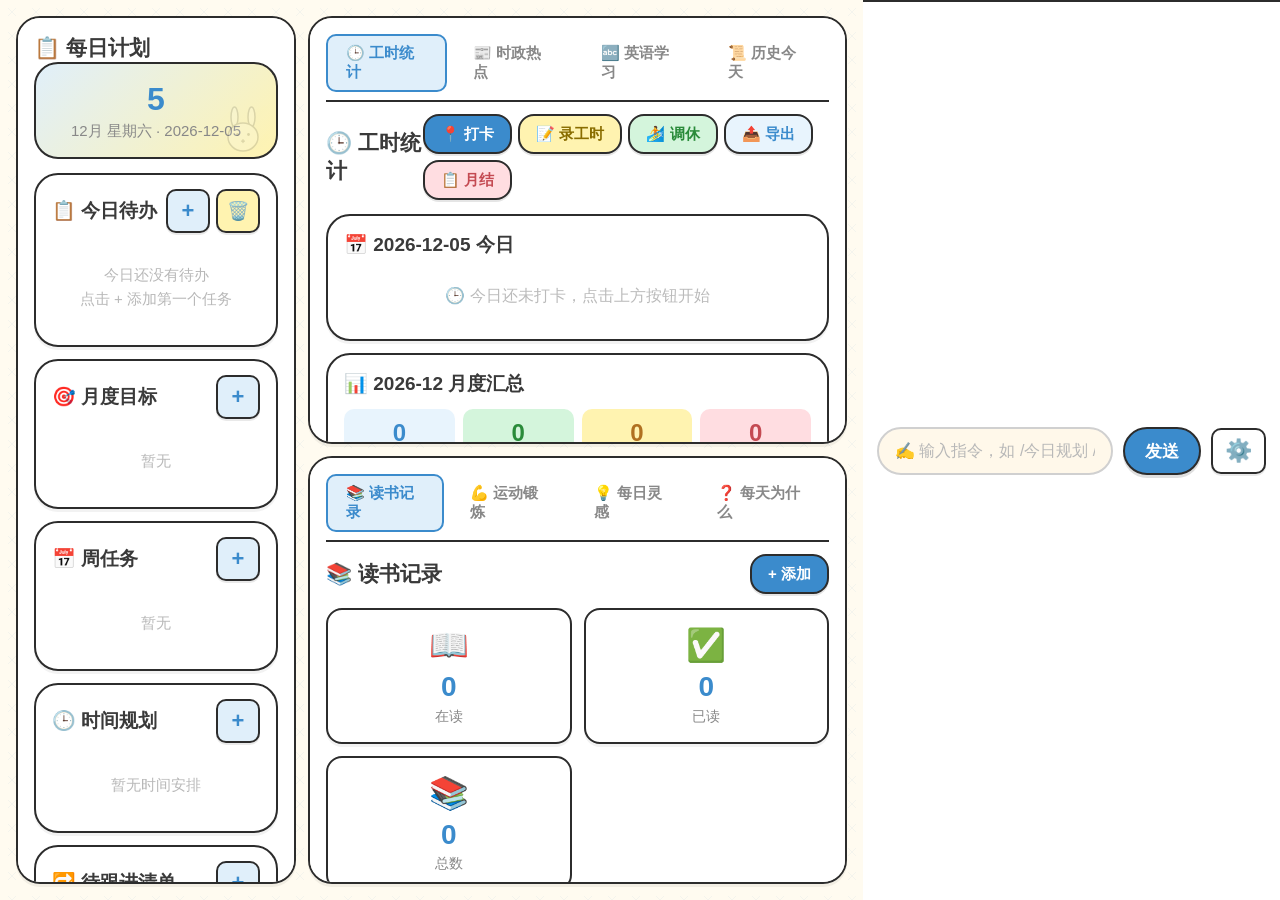
<file: index.html>
<!DOCTYPE html>
<html lang="zh-CN">
<head>
  <meta charset="UTF-8">
  <meta name="viewport" content="width=device-width, initial-scale=1.0, maximum-scale=1.0, user-scalable=no, viewport-fit=cover">
  <meta name="apple-mobile-web-app-capable" content="yes">
  <meta name="apple-mobile-web-app-status-bar-style" content="default">
  <meta name="apple-mobile-web-app-title" content="效率工作台">
  <meta name="theme-color" content="#3B8BCC">
  <link rel="manifest" href="./manifest.json">
  <link rel="icon" href="data:image/svg+xml,%3Csvg xmlns='http://www.w3.org/2000/svg' viewBox='0 0 100 110'%3E%3Cpath d='M30 8 Q28 4 35 4 Q42 6 42 52 L36 52 Q34 12 30 8 Z' fill='white' stroke='%232C2C2C' stroke-width='3' stroke-linejoin='round'/%3E%3Cpath d='M70 8 Q72 4 65 4 Q58 6 58 52 L64 52 Q66 12 70 8 Z' fill='white' stroke='%232C2C2C' stroke-width='3' stroke-linejoin='round'/%3E%3Cellipse cx='50' cy='72' rx='32' ry='30' fill='white' stroke='%232C2C2C' stroke-width='3'/%3E%3Ccircle cx='38' cy='68' r='3' fill='%232C2C2C'/%3E%3Ccircle cx='62' cy='68' r='3' fill='%232C2C2C'/%3E%3Cpath d='M44 84 L56 84 M50 78 L50 90' stroke='%232C2C2C' stroke-width='3' stroke-linecap='round'/%3E%3C/svg%3E">
  <title>个人效率工作台</title>
  <link rel="stylesheet" href="./css/styles.css?v=16">
</head>
<body>
  <div id="app">
    <nav id="tabBar" class="tab-bar">
      <div class="tab-logo"></div>
      <div class="tab-scroll" id="tabScroll"></div>
    </nav>
    <div id="alertBar" class="alert-bar" style="display:none;">
      <span id="alertText"></span>
      <button class="alert-close" onclick="App.hideAlert()">知道了</button>
    </div>
    <main id="mainContent" class="main-content"></main>
    <div id="quickBar" class="quick-bar">
      <input type="text" id="quickInput" class="quick-input" placeholder="✍️ 输入指令，如 /今日规划 /打卡 /历史上的今天 /刷新历史事件 /每天为什么..." autocomplete="off">
      <button id="quickSend" class="quick-send" onclick="App.handleQuickCommand()">发送</button>
      <button class="quick-settings" onclick="App.showSettingsModal()">⚙️</button>
    </div>
  </div>
  <div id="modalContainer" class="modal-container" style="display:none;">
    <div class="modal-mask" onclick="App.closeModal()"></div>
    <div id="modalContent" class="modal-content"></div>
  </div>
  <script src="./js/storage.js?v=12"></script>
  <script src="./js/today-in-history.js?v=10"></script>
  <script src="./js/daily-why.js?v=10"></script>
  <script src="./js/scheduler.js?v=10"></script>
  <script src="./js/app.js?v=16"></script>
</body>
</html>
</file>
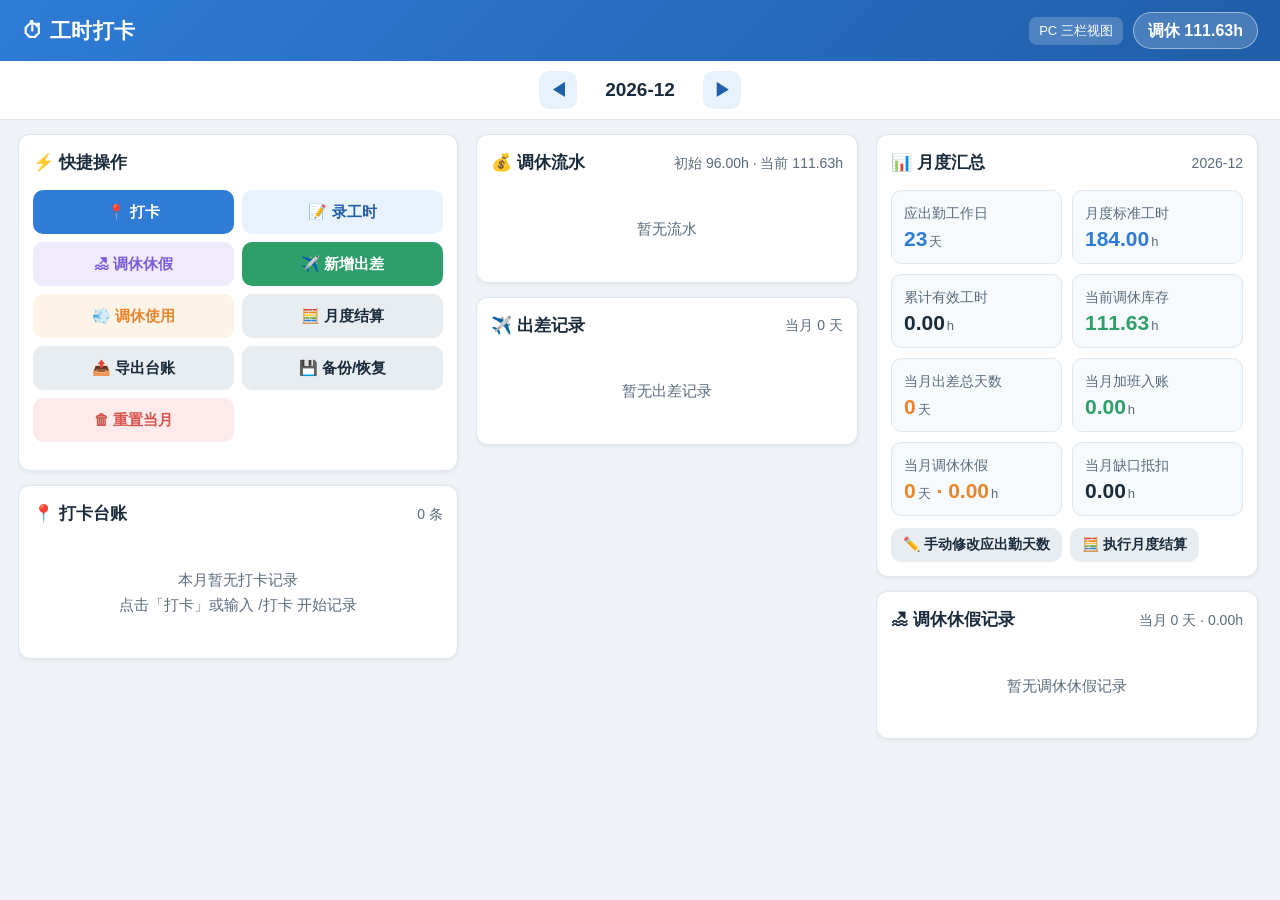
<file: workhour/index.html>
<!DOCTYPE html>
<html lang="zh-CN">
<head>
  <meta charset="UTF-8">
  <meta name="viewport" content="width=device-width, initial-scale=1.0, maximum-scale=1.0, user-scalable=no, viewport-fit=cover">
  <meta name="apple-mobile-web-app-capable" content="yes">
  <meta name="mobile-web-app-capable" content="yes">
  <meta name="apple-mobile-web-app-status-bar-style" content="black-translucent">
  <meta name="apple-mobile-web-app-title" content="工时打卡">
  <meta name="theme-color" content="#2f7cd6">
  <title>工时打卡</title>
  <link rel="manifest" href="./manifest.webmanifest">
  <link rel="apple-touch-icon" href="./icons/icon-1024.png">
  <link rel="icon" href="data:image/svg+xml,%3Csvg xmlns='http://www.w3.org/2000/svg' viewBox='0 0 100 100'%3E%3Ccircle cx='50' cy='50' r='46' fill='%232f7cd6'/%3E%3Cpath d='M50 26 v26 l18 11' stroke='white' stroke-width='9' stroke-linecap='round' fill='none'/%3E%3C/svg%3E">
  <link rel="stylesheet" href="./css/styles.css?v=1">
</head>
<body>
  <div id="app">
    <div class="topbar">
      <h1>⏱ 工时打卡</h1>
      <span class="layout-badge">PC 三栏视图</span>
      <div class="balance-chip" id="balanceChip">调休 --.-h</div>
    </div>
    <div class="alert-strip" id="alertStrip"></div>
    <div class="ym-bar">
      <button onclick="App.prevMonth()">◀</button>
      <div class="ym-text" id="ymText">----</div>
      <button onclick="App.nextMonth()">▶</button>
    </div>
    <div class="main" id="main"></div>
  </div>
  <div class="modal-mask" id="modalMask" style="display:none;">
    <div class="modal" id="modalBox"></div>
  </div>
  <div id="toast"></div>
  <script src="./js/workhour-core.js?v=1"></script>
  <script src="./js/seed.js?v=1"></script>
  <script src="./js/db.js?v=2"></script>
  <script src="./js/app.js?v=1"></script>
</body>
</html>
</file>
<file: css/styles.css>
/* ============================================
   个人效率工作台 - 米菲兔明亮风格 v2
   核心视觉DNA：
   1. 粗黑轮廓线（Dick Bruna 标志性 3px 描边）
   2. 米菲脸 SVG 吉祥物（耳朵+十字缝嘴巴）
   3. 扁平鲜艳原色（红/蓝/黄/绿/紫）
   4. 圆润饱满的块面造型
   5. 十字缝(×)装饰纹理
   ============================================ */

:root {
  /* 米菲原色系 - 更饱和更鲜明 */
  --miffy-blue: #3B8BCC;
  --miffy-blue-light: #A0CCEB;
  --miffy-blue-pale: #E0EFFA;
  --miffy-yellow: #F5C518;
  --miffy-yellow-light: #FFF3B0;
  --miffy-pink: #FF6B7A;
  --miffy-pink-light: #FFDDE1;
  --miffy-mint: #4ECCA3;
  --miffy-mint-light: #D4F5E5;
  --miffy-orange: #FF8C1A;
  --miffy-lavender: #9B72CF;
  --miffy-lavender-light: #EDE5FA;
  --miffy-red: #E53935;

  /* 米菲轮廓色 */
  --miffy-outline: #2C2C2C;
  --miffy-outline-light: #D0D0D0;

  --bg-main: #FFFBF0;
  --bg-card: #FFFFFF;
  --bg-soft: #FFF8EA;
  --text-primary: #3A3A3A;
  --text-secondary: #888888;
  --text-light: #B8B8B8;
  --border-color: #E5E5E5;
  --border-active: #3B8BCC;

  --font-base: 16px;
  --font-title: 21px;
  --font-subtitle: 19px;
  --font-button: 17px;
  --font-list: 16px;
  --font-small: 15px;

  --touch-min: 48px;
  --radius-sm: 10px;
  --radius-md: 16px;
  --radius-lg: 24px;
  --shadow-soft: 0 3px 0 rgba(44, 44, 44, 0.1);
  --shadow-card: 0 3px 0 rgba(44, 44, 44, 0.06);
  --shadow-btn: 0 3px 0 rgba(44, 44, 44, 0.15);
  --outline-width: 2.5px;

  --tab-height: 56px;
  --quick-bar-height: 64px;
  --safe-top: env(safe-area-inset-top, 0px);
  --safe-bottom: env(safe-area-inset-bottom, 0px);
}

* { margin: 0; padding: 0; box-sizing: border-box; -webkit-tap-highlight-color: transparent; -webkit-touch-callout: none; }

html, body {
  height: 100%; overflow: hidden;
  font-family: -apple-system, "PingFang SC", "Helvetica Neue", "Microsoft YaHei", sans-serif;
  font-size: var(--font-base); color: var(--text-primary);
  background: var(--bg-main); -webkit-font-smoothing: antialiased;
}

/* 十字缝纹理背景（米菲嘴巴图案） */
body::before {
  content: ''; position: fixed; top: 0; left: 0; right: 0; bottom: 0;
  background-image: url("data:image/svg+xml,%3Csvg xmlns='http://www.w3.org/2000/svg' width='24' height='24'%3E%3Cpath d='M8 8 L16 16 M16 8 L8 16' stroke='%233B8BCC' stroke-width='1' opacity='0.15'/%3E%3C/svg%3E");
  background-size: 24px 24px;
  opacity: 0.4; pointer-events: none; z-index: 0;
}

input, textarea, button, select { font-family: inherit; font-size: var(--font-base); border: none; outline: none; }
.no-select { -webkit-user-select: none; user-select: none; }

#app {
  display: flex; flex-direction: column;
  height: 100vh; height: 100dvh;
  background: transparent;
  padding-top: var(--safe-top); padding-bottom: var(--safe-bottom);
  position: relative; z-index: 1;
}

/* ===== Tab Bar - 米菲风格 ===== */
.tab-bar {
  flex-shrink: 0; height: var(--tab-height);
  background: var(--bg-card);
  border-bottom: 3px solid var(--miffy-blue);
  position: relative; z-index: 10;
  display: flex; align-items: center;
}
/* 米菲耳朵装饰 - tab栏左上角 */
.tab-bar::before {
  content: ''; position: absolute; top: -2px; right: 12px;
  width: 28px; height: 22px;
  background: url("data:image/svg+xml,%3Csvg xmlns='http://www.w3.org/2000/svg' viewBox='0 0 50 40'%3E%3Cpath d='M16 2 Q14 0 19 0 Q23 1 23 30 L19 30 Q17 4 16 2 Z' fill='white' stroke='%232C2C2C' stroke-width='2.5' stroke-linejoin='round'/%3E%3Cpath d='M34 2 Q36 0 31 0 Q27 1 27 30 L31 30 Q33 4 34 2 Z' fill='white' stroke='%232C2C2C' stroke-width='2.5' stroke-linejoin='round'/%3E%3Cellipse cx='25' cy='30' rx='14' ry='10' fill='white' stroke='%232C2C2C' stroke-width='2.5'/%3E%3C/svg%3E") no-repeat center / contain;
  opacity: 0.5; pointer-events: none;
}
.tab-logo {
  flex-shrink: 0; width: 36px; height: 40px; margin-left: 6px;
  background: var(--miffy-face) no-repeat center / contain;
}
.tab-scroll { display: flex; align-items: center; height: 100%; overflow-x: auto; overflow-y: hidden; -webkit-overflow-scrolling: touch; scrollbar-width: none; padding: 0 8px; }
.tab-scroll::-webkit-scrollbar { display: none; }
.tab-item { flex-shrink: 0; min-height: var(--touch-min); min-width: var(--touch-min); display: flex; flex-direction: column; align-items: center; justify-content: center; padding: 6px 14px; margin: 0 3px; border-radius: var(--radius-md); cursor: pointer; transition: all 0.2s ease; position: relative; }
.tab-item .tab-icon { font-size: 20px; line-height: 1; margin-bottom: 2px; }
.tab-item .tab-label { font-size: 13px; color: var(--text-secondary); white-space: nowrap; line-height: 1; }
.tab-item.active { background: var(--miffy-blue-pale); }
.tab-item.active .tab-label { color: var(--miffy-blue); font-weight: 700; }
.tab-item.active::after { content: ''; position: absolute; bottom: -3px; left: 50%; transform: translateX(-50%); width: 28px; height: 4px; border-radius: 4px; background: var(--miffy-red); }

.alert-bar { flex-shrink: 0; display: flex; align-items: center; justify-content: space-between; padding: 10px 16px; background: var(--miffy-yellow-light); border-bottom: 2px solid var(--miffy-yellow); font-size: var(--font-base); color: #7A5C00; font-weight: 600; }
.alert-bar #alertText { flex: 1; font-size: 17px; line-height: 1.4; }
.alert-close { flex-shrink: 0; min-height: var(--touch-min); min-width: var(--touch-min); padding: 8px 20px; background: var(--miffy-yellow); color: #4A3800; border-radius: var(--radius-sm); font-size: var(--font-button); font-weight: 700; cursor: pointer; border: 2.5px solid var(--miffy-outline); box-shadow: var(--shadow-btn); }
.alert-close:active { transform: translateY(2px); box-shadow: none; }

.main-content { flex: 1; overflow-y: auto; overflow-x: hidden; -webkit-overflow-scrolling: touch; padding: 12px; position: relative; }

.quick-bar { flex-shrink: 0; display: flex; align-items: center; gap: 10px; padding: 10px 14px; background: var(--bg-card); border-top: 2.5px solid var(--miffy-outline); padding-bottom: calc(10px + var(--safe-bottom)); }
.quick-input { flex: 1; min-height: 48px; padding: 12px 16px; background: var(--bg-soft); border: 2.5px solid var(--miffy-outline-light); border-radius: var(--radius-lg); font-size: var(--font-base); color: var(--text-primary); transition: border-color 0.2s; }
.quick-input:focus { border-color: var(--miffy-blue); background: white; }
.quick-input::placeholder { color: var(--text-light); }
.quick-send { min-height: 48px; min-width: 72px; padding: 10px 20px; background: var(--miffy-blue); color: white; border-radius: var(--radius-lg); font-size: var(--font-button); font-weight: 700; cursor: pointer; transition: all 0.15s; border: 2.5px solid var(--miffy-outline); box-shadow: var(--shadow-btn); }
.quick-send:active { transform: translateY(2px); box-shadow: none; }

/* ===== Card - 米菲粗轮廓 ===== */
.card { background: var(--bg-card); border-radius: var(--radius-lg); padding: 16px; margin-bottom: 12px; border: 2.5px solid var(--miffy-outline); box-shadow: var(--shadow-card); }
.card-title { font-size: var(--font-subtitle); font-weight: 800; color: var(--text-primary); margin-bottom: 12px; display: flex; align-items: center; gap: 8px; }

/* ===== Button - 米菲粗框按钮 ===== */
.btn { min-height: var(--touch-min); padding: 12px 24px; border-radius: var(--radius-md); font-size: var(--font-button); font-weight: 700; cursor: pointer; transition: all 0.15s; display: inline-flex; align-items: center; justify-content: center; gap: 6px; border: 2.5px solid var(--miffy-outline); box-shadow: var(--shadow-btn); }
.btn-primary { background: var(--miffy-blue); color: white; }
.btn-primary:active { background: #2E7AB8; transform: translateY(2px); box-shadow: none; }
.btn-yellow { background: var(--miffy-yellow); color: #4A3800; }
.btn-yellow:active { transform: translateY(2px); box-shadow: none; }
.btn-pink { background: var(--miffy-pink); color: white; }
.btn-pink:active { transform: translateY(2px); box-shadow: none; }
.btn-mint { background: var(--miffy-mint); color: white; }
.btn-mint:active { transform: translateY(2px); box-shadow: none; }
.btn-outline { background: white; border: 2.5px solid var(--miffy-blue); color: var(--miffy-blue); box-shadow: 0 3px 0 rgba(59,139,204,0.15); }
.btn-outline:active { transform: translateY(2px); box-shadow: none; }
.btn-danger { background: var(--miffy-red); color: white; }
.btn-danger:active { transform: translateY(2px); box-shadow: none; }
.btn:active { transform: scale(0.97); }
.btn-block { width: 100%; }
.btn-sm { min-height: 40px; padding: 8px 16px; font-size: 15px; border-width: 2px; box-shadow: 0 2px 0 rgba(44,44,44,0.12); }

/* ===== Input - 米菲粗框输入 ===== */
.input-field { width: 100%; min-height: 48px; padding: 12px 16px; background: var(--bg-soft); border: 2.5px solid var(--miffy-outline-light); border-radius: var(--radius-md); font-size: var(--font-base); color: var(--text-primary); transition: border-color 0.2s; }
.input-field:focus { border-color: var(--miffy-blue); background: white; }
textarea.input-field { min-height: 100px; resize: vertical; line-height: 1.6; }

.select-field { width: 100%; min-height: 48px; padding: 12px 16px; background: var(--bg-soft); border: 2.5px solid var(--miffy-outline-light); border-radius: var(--radius-md); font-size: var(--font-base); color: var(--text-primary); cursor: pointer; appearance: none; background-image: url("data:image/svg+xml,%3Csvg xmlns='http://www.w3.org/2000/svg' width='12' height='8' viewBox='0 0 12 8'%3E%3Cpath fill='%233B8BCC' d='M6 8L0 0h12z'/%3E%3C/svg%3E"); background-repeat: no-repeat; background-position: right 16px center; padding-right: 40px; }
.select-field:focus { border-color: var(--miffy-blue); }

/* ===== Tag - 米菲彩色标签 ===== */
.tag { display: inline-flex; align-items: center; padding: 4px 12px; border-radius: 20px; font-size: 14px; font-weight: 700; border: 1.5px solid transparent; }
.tag-blue { background: var(--miffy-blue-pale); color: var(--miffy-blue); border-color: var(--miffy-blue-light); }
.tag-yellow { background: var(--miffy-yellow-light); color: #7A5C00; border-color: var(--miffy-yellow); }
.tag-pink { background: var(--miffy-pink-light); color: #C44A52; border-color: var(--miffy-pink); }
.tag-mint { background: var(--miffy-mint-light); color: #2A8B5A; border-color: var(--miffy-mint); }
.tag-orange { background: #FFE8CC; color: #B06010; border-color: var(--miffy-orange); }
.tag-lavender { background: var(--miffy-lavender-light); color: #7B3DB0; border-color: var(--miffy-lavender); }

.list-item { display: flex; align-items: center; min-height: var(--touch-min); padding: 14px 16px; background: var(--bg-card); border-radius: var(--radius-md); margin-bottom: 8px; border: 2px solid var(--border-color); cursor: pointer; transition: all 0.15s; gap: 12px; }
.list-item:active { background: var(--bg-soft); border-color: var(--miffy-blue-light); }

/* ===== Table - 米菲风格表格 ===== */
.table-wrap { overflow-x: auto; -webkit-overflow-scrolling: touch; border-radius: var(--radius-md); border: 2.5px solid var(--miffy-outline); background: var(--bg-card); }
.table-wrap::-webkit-scrollbar { height: 6px; }
.table-wrap::-webkit-scrollbar-thumb { background: var(--miffy-blue-light); border-radius: 3px; }
.data-table { width: 100%; min-width: 500px; border-collapse: collapse; font-size: var(--font-list); }
.data-table th { background: var(--miffy-blue-pale); color: var(--miffy-blue); font-weight: 800; padding: 12px 14px; text-align: left; white-space: nowrap; font-size: 15px; border-bottom: 2.5px solid var(--miffy-outline); }
.data-table td { padding: 12px 14px; border-top: 1.5px solid var(--border-color); color: var(--text-primary); white-space: nowrap; }
.data-table tr:active td { background: var(--bg-soft); }

/* ===== Progress Bar - 米菲粗条 ===== */
.progress-bar { width: 100%; height: 14px; background: var(--miffy-blue-pale); border-radius: 7px; overflow: hidden; border: 2px solid var(--miffy-outline); }
.progress-fill { height: 100%; background: linear-gradient(90deg, var(--miffy-blue), var(--miffy-mint)); border-radius: 5px; transition: width 0.3s ease; }

/* ===== Empty State - 米菲脸吉祥物 ===== */
.empty-state { text-align: center; padding: 48px 20px; color: var(--text-light); }
.empty-state .empty-icon {
  width: 90px; height: 99px; margin: 0 auto 16px;
  background: url("data:image/svg+xml,%3Csvg xmlns='http://www.w3.org/2000/svg' viewBox='0 0 120 132'%3E%3Cellipse cx='40' cy='28' rx='9' ry='25' fill='white' stroke='%232C2C2C' stroke-width='3'/%3E%3Cellipse cx='80' cy='28' rx='9' ry='25' fill='white' stroke='%232C2C2C' stroke-width='3'/%3E%3Cellipse cx='60' cy='78' rx='36' ry='34' fill='white' stroke='%232C2C2C' stroke-width='3'/%3E%3Ccircle cx='47' cy='72' r='3.5' fill='%232C2C2C'/%3E%3Ccircle cx='73' cy='72' r='3.5' fill='%232C2C2C'/%3E%3Cpath d='M54 88 L66 88 M60 83 L60 93' stroke='%232C2C2C' stroke-width='3' stroke-linecap='round' fill='none'/%3E%3Cellipse cx='37' cy='82' rx='5' ry='4' fill='%23FFB3C0' opacity='0.5'/%3E%3Cellipse cx='83' cy='82' rx='5' ry='4' fill='%23FFB3C0' opacity='0.5'/%3E%3C/svg%3E") no-repeat center / contain;
  font-size: 0; color: transparent;
}
.empty-state .empty-text { font-size: var(--font-base); }

/* ===== Modal - 米菲弹窗 ===== */
.modal-container { position: fixed; top: 0; left: 0; width: 100%; height: 100%; z-index: 1000; display: flex; align-items: center; justify-content: center; }
.modal-mask { position: absolute; top: 0; left: 0; width: 100%; height: 100%; background: rgba(44, 44, 44, 0.35); }
.modal-content { position: relative; background: var(--bg-card); border-radius: var(--radius-lg); padding: 24px 20px; width: 92%; max-width: 420px; max-height: 80vh; overflow-y: auto; border: 3px solid var(--miffy-outline); box-shadow: 0 6px 0 rgba(44,44,44,0.1); animation: modalIn 0.25s ease; }
@keyframes modalIn { from { transform: scale(0.9) translateY(10px); opacity: 0; } to { transform: scale(1) translateY(0); opacity: 1; } }
.modal-title { font-size: var(--font-title); font-weight: 800; margin-bottom: 16px; color: var(--text-primary); display: flex; align-items: center; gap: 8px; }
.modal-body { margin-bottom: 20px; }
.modal-footer { display: flex; gap: 12px; justify-content: flex-end; }
.modal-footer .btn { flex: 1; }

.window { padding-bottom: 20px; }
.window-header { display: flex; align-items: center; justify-content: space-between; margin-bottom: 14px; }
.window-title { font-size: var(--font-title); font-weight: 800; color: var(--text-primary); display: flex; align-items: center; gap: 8px; }
.window-subtitle { font-size: var(--font-small); color: var(--text-secondary); margin-top: 2px; }

/* ===== Date Display - 米菲日期卡 ===== */
.date-display { text-align: center; padding: 16px; background: linear-gradient(135deg, var(--miffy-blue-pale), var(--miffy-yellow-light)); border-radius: var(--radius-lg); margin-bottom: 14px; border: 2.5px solid var(--miffy-outline); position: relative; overflow: hidden; }
.date-display::after {
  content: ''; position: absolute; bottom: -4px; right: 8px;
  width: 50px; height: 55px;
  background: url("data:image/svg+xml,%3Csvg xmlns='http://www.w3.org/2000/svg' viewBox='0 0 100 110'%3E%3Cellipse cx='33' cy='22' rx='7' ry='20' fill='white' stroke='%232C2C2C' stroke-width='3'/%3E%3Cellipse cx='67' cy='22' rx='7' ry='20' fill='white' stroke='%232C2C2C' stroke-width='3'/%3E%3Cellipse cx='50' cy='62' rx='30' ry='28' fill='white' stroke='%232C2C2C' stroke-width='3'/%3E%3Ccircle cx='39' cy='57' r='2.8' fill='%232C2C2C'/%3E%3Ccircle cx='61' cy='57' r='2.8' fill='%232C2C2C'/%3E%3Cpath d='M47 70 L53 70 M50 67 L50 73' stroke='%232C2C2C' stroke-width='2.5' stroke-linecap='round' fill='none'/%3E%3C/svg%3E") no-repeat center / contain;
  opacity: 0.15;
}
.date-display .date-day { font-size: 32px; font-weight: 800; color: var(--miffy-blue); line-height: 1.2; }
.date-display .date-info { font-size: 15px; color: var(--text-secondary); margin-top: 4px; }

/* ===== Checkbox - 米菲圆圈 ===== */
.checkbox-item { display: flex; align-items: center; gap: 12px; min-height: var(--touch-min); padding: 12px 16px; background: var(--bg-card); border-radius: var(--radius-md); margin-bottom: 8px; border: 2px solid var(--border-color); cursor: pointer; transition: all 0.15s; }
.checkbox-item:active { border-color: var(--miffy-blue-light); }
.checkbox-item.done { background: var(--miffy-mint-light); border-color: var(--miffy-mint); }
.checkbox-item.done .task-text { text-decoration: line-through; color: var(--text-light); }
.checkbox-circle { width: 28px; height: 28px; border: 2.5px solid var(--miffy-blue); border-radius: 50%; flex-shrink: 0; display: flex; align-items: center; justify-content: center; transition: all 0.2s; }
.checkbox-item.done .checkbox-circle { background: var(--miffy-mint); border-color: var(--miffy-mint); }
.checkbox-circle::after { content: '\2713'; font-size: 16px; color: white; opacity: 0; transition: opacity 0.2s; }
.checkbox-item.done .checkbox-circle::after { opacity: 1; }
.task-text { flex: 1; font-size: var(--font-list); color: var(--text-primary); line-height: 1.4; }
.task-time { font-size: 14px; color: var(--text-light); flex-shrink: 0; }
.task-delete { min-width: 40px; min-height: 40px; background: none; font-size: 20px; color: var(--text-light); cursor: pointer; display: flex; align-items: center; justify-content: center; }
.task-delete:active { color: var(--miffy-pink); }

.add-row { display: flex; gap: 10px; margin-bottom: 14px; }
.add-row .input-field { flex: 1; }

/* ===== Stat Grid - 米菲统计卡 ===== */
.stat-grid { display: grid; grid-template-columns: repeat(2, 1fr); gap: 12px; margin-bottom: 16px; }
.stat-card { background: var(--bg-card); border-radius: var(--radius-md); padding: 16px; text-align: center; border: 2.5px solid var(--miffy-outline); box-shadow: var(--shadow-card); }
.stat-card .stat-icon { font-size: 32px; margin-bottom: 6px; }
.stat-card .stat-value { font-size: 28px; font-weight: 800; color: var(--miffy-blue); line-height: 1.2; }
.stat-card .stat-label { font-size: 14px; color: var(--text-secondary); margin-top: 4px; }

/* ===== Kanban - 米菲看板 ===== */
.kanban-board { display: flex; flex-direction: column; gap: 16px; }
.kanban-column { background: var(--bg-soft); border-radius: var(--radius-lg); padding: 12px; border: 2px solid var(--border-color); }
.kanban-column-header { display: flex; align-items: center; justify-content: space-between; margin-bottom: 10px; }
.kanban-column-title { font-size: var(--font-subtitle); font-weight: 800; display: flex; align-items: center; gap: 6px; }
.kanban-card { background: white; border-radius: var(--radius-md); padding: 12px 14px; margin-bottom: 8px; border: 2px solid var(--border-color); cursor: pointer; min-height: var(--touch-min); display: flex; align-items: center; justify-content: space-between; gap: 8px; }
.kanban-card:active { background: var(--bg-soft); border-color: var(--miffy-blue-light); }
.kanban-card .card-name { font-size: var(--font-list); flex: 1; }
.kanban-actions { display: flex; gap: 4px; }
.kanban-actions button { min-width: 40px; min-height: 40px; border-radius: var(--radius-sm); background: var(--miffy-blue-pale); font-size: 18px; cursor: pointer; display: flex; align-items: center; justify-content: center; border: 2px solid var(--miffy-outline); }

/* ===== Habit - 米菲打卡 ===== */
.habit-item { display: flex; align-items: center; gap: 12px; min-height: var(--touch-min); padding: 14px 16px; background: var(--bg-card); border-radius: var(--radius-md); margin-bottom: 8px; border: 2px solid var(--border-color); }
.habit-check { width: 48px; height: 48px; border-radius: 50%; border: 3px solid var(--miffy-blue); display: flex; align-items: center; justify-content: center; font-size: 24px; flex-shrink: 0; cursor: pointer; transition: all 0.2s; }
.habit-check.checked { background: var(--miffy-mint); border-color: var(--miffy-mint); }
.habit-info { flex: 1; }
.habit-name { font-size: var(--font-list); font-weight: 700; color: var(--text-primary); }
.habit-streak { font-size: 14px; color: var(--miffy-orange); margin-top: 2px; font-weight: 600; }

/* ===== Note Card ===== */
.note-card { background: var(--bg-card); border-radius: var(--radius-md); padding: 14px 16px; margin-bottom: 10px; border: 2px solid var(--border-color); border-left: 5px solid var(--miffy-yellow); cursor: pointer; }
.note-card:active { background: var(--bg-soft); }
.note-title { font-size: var(--font-list); font-weight: 800; margin-bottom: 6px; }
.note-preview { font-size: 15px; color: var(--text-secondary); line-height: 1.4; overflow: hidden; text-overflow: ellipsis; display: -webkit-box; -webkit-line-clamp: 2; -webkit-box-orient: vertical; }
.note-date { font-size: 13px; color: var(--text-light); margin-top: 6px; }

/* ===== Command Items ===== */
.cmd-item { display: flex; align-items: center; gap: 8px; padding: 10px 14px; background: var(--miffy-lavender-light); border-radius: var(--radius-sm); margin-bottom: 6px; font-size: 15px; color: var(--text-primary); border: 1.5px solid var(--miffy-lavender); }
.cmd-item .cmd-time { font-size: 13px; color: var(--text-light); flex-shrink: 0; }
.cmd-quick-actions { display: grid; grid-template-columns: repeat(3, 1fr); gap: 10px; margin-bottom: 14px; }
.cmd-quick-btn { min-height: var(--touch-min); padding: 10px; border-radius: var(--radius-md); font-size: 15px; font-weight: 700; cursor: pointer; display: flex; flex-direction: column; align-items: center; justify-content: center; gap: 4px; transition: all 0.15s; border: 2.5px solid var(--miffy-outline); box-shadow: var(--shadow-btn); }
.cmd-quick-btn:active { transform: translateY(2px); box-shadow: none; }

/* ===== Settings ===== */
.setting-group { margin-bottom: 20px; }
.setting-group-title { font-size: var(--font-subtitle); font-weight: 800; color: var(--miffy-blue); margin-bottom: 10px; padding-left: 4px; }
.setting-item { display: flex; align-items: center; justify-content: space-between; min-height: var(--touch-min); padding: 14px 16px; background: var(--bg-card); border-radius: var(--radius-md); margin-bottom: 8px; border: 2px solid var(--border-color); cursor: pointer; }
.setting-item:active { background: var(--bg-soft); border-color: var(--miffy-blue-light); }
.setting-label { font-size: var(--font-list); color: var(--text-primary); }
.setting-value { font-size: 15px; color: var(--text-secondary); }

/* ===== Toast - 米菲吐司 ===== */
.toast { position: fixed; bottom: 80px; left: 50%; transform: translateX(-50%); background: var(--miffy-outline); color: white; padding: 12px 24px; border-radius: var(--radius-lg); font-size: var(--font-base); z-index: 2000; animation: toastIn 0.3s ease; box-shadow: 0 4px 16px rgba(0,0,0,0.2); border: 2.5px solid var(--miffy-outline); font-weight: 600; }
@keyframes toastIn { from { transform: translate(-50%, 20px); opacity: 0; } to { transform: translate(-50%, 0); opacity: 1; } }

.fade-in { animation: fadeIn 0.3s ease; }
@keyframes fadeIn { from { opacity: 0; transform: translateY(8px); } to { opacity: 1; transform: translateY(0); } }

.main-content::-webkit-scrollbar { width: 6px; }
.main-content::-webkit-scrollbar-thumb { background: var(--miffy-blue-light); border-radius: 3px; }

/* ===== Plan ===== */
.plan-section { background: var(--bg-card); border-radius: var(--radius-lg); padding: 14px 16px; margin-bottom: 12px; border: 2.5px solid var(--miffy-outline); box-shadow: var(--shadow-card); }
.plan-section-header { display: flex; align-items: center; justify-content: space-between; margin-bottom: 10px; }
.plan-section-title { font-size: var(--font-subtitle); font-weight: 800; color: var(--text-primary); }
.plan-section-actions { display: flex; gap: 6px; }
.btn-icon-sm { min-width: 44px; min-height: 44px; border-radius: var(--radius-sm); background: var(--miffy-blue-pale); color: var(--miffy-blue); font-size: 22px; font-weight: 700; cursor: pointer; display: flex; align-items: center; justify-content: center; transition: all 0.15s; border: 2px solid var(--miffy-outline); box-shadow: 0 2px 0 rgba(44,44,44,0.1); }
.btn-icon-sm:active { transform: translateY(2px); box-shadow: none; }
.btn-icon-yellow { background: var(--miffy-yellow-light); font-size: 18px; }
.empty-state-sm { text-align: center; padding: 20px 12px; color: var(--text-light); }
.empty-state-sm .empty-text { font-size: var(--font-small); line-height: 1.6; }

/* ===== Todo Items ===== */
.todo-item { display: flex; align-items: flex-start; gap: 10px; min-height: 60px; padding: 14px 14px; background: var(--bg-soft); border-radius: var(--radius-md); margin-bottom: 8px; border: 2px solid var(--border-color); transition: all 0.15s; }
.todo-item:active { border-color: var(--miffy-blue-light); }
.todo-item.done { background: var(--miffy-mint-light); border-color: var(--miffy-mint); }
.todo-item.done .todo-text { text-decoration: line-through; color: var(--text-light); }
.todo-check { width: 32px; height: 32px; min-width: 32px; border: 2.5px solid var(--miffy-blue); border-radius: 50%; display: flex; align-items: center; justify-content: center; font-size: 18px; color: white; cursor: pointer; transition: all 0.2s; margin-top: 2px; }
.todo-check.checked { background: var(--miffy-mint); border-color: var(--miffy-mint); }
.todo-body { flex: 1; min-width: 0; }
.todo-title-row { margin-bottom: 6px; }
.todo-text { font-size: var(--font-list); color: var(--text-primary); line-height: 1.4; word-break: break-word; }
.todo-tags-row { display: flex; flex-wrap: wrap; gap: 6px; }
.todo-note { font-size: 14px; color: var(--text-secondary); margin-top: 6px; line-height: 1.4; padding: 6px 10px; background: var(--miffy-yellow-light); border-radius: var(--radius-sm); }

/* ===== Priority Tags ===== */
.prio-tag { display: inline-flex; align-items: center; padding: 5px 14px; border-radius: 20px; font-size: 15px; font-weight: 800; min-height: 28px; border: 2px solid; }
.prio-p0 { background: #FFDDE1; color: #C62828; border-color: var(--miffy-red); }
.prio-p1 { background: #FFE8CC; color: #D84315; border-color: var(--miffy-orange); }
.prio-p2 { background: var(--miffy-blue-pale); color: var(--miffy-blue); border-color: var(--miffy-blue-light); }

/* ===== Meta Tags ===== */
.meta-tag { display: inline-flex; align-items: center; padding: 4px 12px; border-radius: 20px; font-size: 14px; font-weight: 700; border: 1.5px solid transparent; }

/* ===== Time Slot ===== */
.time-slot-item { display: flex; align-items: center; gap: 12px; min-height: 52px; padding: 12px 14px; background: var(--miffy-blue-pale); border-radius: var(--radius-md); margin-bottom: 6px; border: 2px solid var(--miffy-blue-light); }
.time-slot-time { font-size: var(--font-button); font-weight: 800; color: var(--miffy-blue); min-width: 60px; flex-shrink: 0; }
.time-slot-content { font-size: var(--font-list); color: var(--text-primary); flex: 1; }

/* ===== Follow Up ===== */
.followup-item { display: flex; align-items: flex-start; gap: 10px; min-height: 52px; padding: 12px 14px; background: var(--miffy-lavender-light); border-radius: var(--radius-md); margin-bottom: 6px; border: 2px solid var(--miffy-lavender); }
.followup-text { flex: 1; font-size: var(--font-list); color: var(--text-primary); line-height: 1.4; }
.followup-contact { font-size: 14px; color: var(--text-secondary); margin-top: 4px; }

/* ===== Blocker ===== */
.blocker-item { display: flex; align-items: flex-start; gap: 10px; min-height: 52px; padding: 12px 14px; background: #FFF3B0; border-radius: var(--radius-md); margin-bottom: 6px; border: 2px solid var(--miffy-yellow); border-left: 5px solid var(--miffy-yellow); }
.blocker-icon { font-size: 20px; flex-shrink: 0; }
.blocker-text { flex: 1; font-size: var(--font-list); color: #5A4500; line-height: 1.4; }

/* ===== Modal Labels ===== */
.modal-label { font-size: var(--font-small); color: var(--text-secondary); display: block; margin-bottom: 6px; font-weight: 700; }

/* ===== Mobile enlarge ===== */
.checkbox-item { min-height: 56px; padding: 14px 16px; }
.tag { font-size: 15px; padding: 5px 14px; }
.task-delete { min-width: 44px; min-height: 44px; font-size: 22px; }
.list-item { min-height: 56px; }
.data-table th, .data-table td { padding: 14px 16px; font-size: var(--font-list); }
.data-table th { font-size: var(--font-small); }

@media (max-width: 899px) {
  .todo-item { min-height: 64px; padding: 16px 14px; }
  .prio-tag { font-size: 16px; padding: 6px 16px; }
  .meta-tag { font-size: 15px; padding: 5px 14px; }
  .time-slot-item { min-height: 56px; }
  .followup-item { min-height: 56px; }
  .blocker-item { min-height: 56px; }
  .plan-section { padding: 16px; }
  .btn-icon-sm { min-width: 48px; min-height: 48px; font-size: 24px; }
  .todo-check { width: 36px; height: 36px; font-size: 20px; }
  .checkbox-item { min-height: 60px; }
  .input-field { min-height: 52px; font-size: 17px; }
  .select-field { min-height: 52px; font-size: 17px; }
  .modal-label { font-size: 16px; }
}

/* ===== PC Layout ===== */
@media (min-width: 900px) {
  :root { --tab-height: 0px; }
  #app { flex-direction: row; overflow: hidden; }
  .tab-bar { display: none; }
  .main-content { display: grid; grid-template-columns: 280px 1fr 1fr; grid-template-rows: 1fr 1fr; gap: 12px; padding: 16px; overflow: hidden; }
  .pc-left-column { grid-row: 1 / 3; grid-column: 1; overflow-y: auto; background: var(--bg-card); border-radius: var(--radius-lg); padding: 16px; border: 2.5px solid var(--miffy-outline); box-shadow: var(--shadow-card); }
  .pc-right-top { grid-row: 1; grid-column: 2 / 4; overflow-y: auto; background: var(--bg-card); border-radius: var(--radius-lg); padding: 16px; border: 2.5px solid var(--miffy-outline); box-shadow: var(--shadow-card); }
  .pc-right-bottom { grid-row: 2; grid-column: 2 / 4; overflow-y: auto; background: var(--bg-card); border-radius: var(--radius-lg); padding: 16px; border: 2.5px solid var(--miffy-outline); box-shadow: var(--shadow-card); }
  .pc-tabs { display: flex; gap: 6px; margin-bottom: 12px; border-bottom: 2.5px solid var(--miffy-outline); padding-bottom: 8px; }
  .pc-tab { min-height: 40px; padding: 8px 18px; border-radius: var(--radius-sm); font-size: 15px; font-weight: 700; color: var(--text-secondary); cursor: pointer; transition: all 0.15s; border: 2px solid transparent; }
  .pc-tab.active { background: var(--miffy-blue-pale); color: var(--miffy-blue); border-color: var(--miffy-blue); }
  .pc-tab-content { display: none; }
  .pc-tab-content.active { display: block; }
  .mobile-only { display: none !important; }
}

@media (max-width: 899px) {
  .pc-only { display: none !important; }
}

/* ===== Work Hours ===== */
.wh-alert { padding: 12px 16px; background: #FFDDE1; border: 2px solid var(--miffy-pink); border-radius: var(--radius-md); margin-bottom: 12px; font-size: var(--font-base); color: #C44A52; font-weight: 700; text-align: center; }
.wh-warning { padding: 12px 16px; background: var(--miffy-yellow-light); border: 2px solid var(--miffy-yellow); border-radius: var(--radius-md); margin-bottom: 12px; font-size: var(--font-base); color: #7A5C00; font-weight: 700; text-align: center; }
.wh-summary-grid { display: grid; grid-template-columns: repeat(2, 1fr); gap: 10px; }
.wh-summary-item { display: flex; align-items: center; justify-content: space-between; padding: 12px 14px; background: var(--bg-soft); border-radius: var(--radius-sm); min-height: 48px; border: 2px solid var(--border-color); }
.wh-summary-label { font-size: var(--font-small); color: var(--text-secondary); }
.wh-summary-value { font-size: var(--font-button); font-weight: 800; color: var(--text-primary); }
.wh-table th { font-size: 14px; white-space: nowrap; }
.wh-table td { white-space: nowrap; }

@media (max-width: 899px) {
  .wh-alert { font-size: 17px; padding: 14px 16px; }
  .wh-warning { font-size: 17px; padding: 14px 16px; }
  .wh-summary-item { min-height: 56px; padding: 14px 16px; }
  .wh-summary-value { font-size: 18px; }
  .wh-table th { font-size: 15px; padding: 12px 14px; }
  .wh-table td { padding: 14px 14px; font-size: var(--font-list); }
}

/* ===== News ===== */
.news-fetch-error { padding: 16px; background: #FFDDE1; border: 2px solid var(--miffy-pink); border-radius: var(--radius-md); margin-bottom: 12px; font-size: var(--font-base); color: #C44A52; text-align: center; line-height: 1.6; }
.news-date-header { display: flex; align-items: center; justify-content: space-between; padding: 12px 16px; background: linear-gradient(135deg, var(--miffy-blue-pale), var(--miffy-lavender-light)); border-radius: var(--radius-lg); margin-bottom: 12px; border: 2.5px solid var(--miffy-outline); }
.news-date-text { font-size: var(--font-subtitle); font-weight: 800; color: var(--text-primary); }
.news-date-badge { font-size: 15px; color: var(--miffy-blue); font-weight: 700; }
.news-quick-actions { display: flex; gap: 8px; margin-bottom: 14px; flex-wrap: wrap; }
.news-quick-actions .btn { flex: 1; min-width: 100px; }
.news-section { border-left: 5px solid var(--miffy-blue); }
.news-section-blue { border-left-color: var(--miffy-blue); }
.news-section-lavender { border-left-color: var(--miffy-lavender); }
.news-section-mint { border-left-color: var(--miffy-mint); }
.news-section-orange { border-left-color: var(--miffy-orange); }
.news-item { background: var(--bg-soft); border-radius: var(--radius-md); padding: 14px; margin-bottom: 8px; border: 2px solid var(--border-color); }
.news-item-title { font-size: var(--font-list); font-weight: 800; color: var(--text-primary); line-height: 1.4; margin-bottom: 4px; }
.news-item-summary { font-size: var(--font-small); color: var(--text-secondary); line-height: 1.5; margin-bottom: 4px; }
.news-item-source { font-size: 14px; color: var(--text-light); }
.news-item-annotation { font-size: 14px; padding: 6px 10px; border-radius: var(--radius-sm); margin-top: 6px; line-height: 1.4; }
.news-impact { background: var(--miffy-yellow-light); color: #7A5C00; }
.news-thought { background: var(--miffy-lavender-light); color: #7B3DB0; }
.news-item-actions { display: flex; gap: 6px; margin-top: 8px; }

@media (max-width: 899px) {
  .news-item { padding: 16px; min-height: 64px; }
  .news-item-title { font-size: 17px; }
  .news-item-summary { font-size: 16px; }
  .news-item-source { font-size: 15px; }
  .news-item-annotation { font-size: 15px; padding: 8px 12px; }
  .news-item-actions .btn-icon-sm { min-width: 48px; min-height: 48px; font-size: 22px; }
  .news-quick-actions .btn { min-height: 48px; font-size: 16px; }
  .news-fetch-error { font-size: 17px; padding: 18px 16px; }
  .news-date-text { font-size: 20px; }
}

/* ===== English ===== */

/* ===== Reading ===== */
.book-item { padding: 12px; background: var(--miffy-yellow-light); border-radius: var(--radius-md); margin-bottom: 8px; cursor: pointer; border: 2px solid var(--miffy-yellow); }
.book-item:active { background: #FFE899; }
.book-title { font-weight: 800; font-size: 16px; margin-bottom: 4px; }
.book-item-sm { padding: 8px 12px; border-bottom: 1.5px solid var(--border-color); cursor: pointer; font-size: 15px; }
.book-item-sm:active { background: var(--bg-soft); }
.book-item-sm:last-child { border-bottom: none; }

/* ===== Exercise ===== */

/* ===== Inspiration ===== */
.inspiration-item { padding: 12px; background: var(--miffy-lavender-light); border-radius: var(--radius-md); margin-bottom: 8px; position: relative; border: 2px solid var(--miffy-lavender); }
.inspiration-item.favorited { background: var(--miffy-yellow-light); border: 2px solid var(--miffy-yellow); }
.inspiration-text { font-size: 16px; line-height: 1.6; margin-bottom: 6px; word-break: break-word; font-weight: 500; }
.inspiration-meta { display: flex; gap: 8px; align-items: center; font-size: 14px; }
.inspiration-actions { position: absolute; top: 8px; right: 8px; display: flex; gap: 4px; }

/* ===== Review ===== */
.review-item { padding: 10px 12px; border-bottom: 1.5px solid var(--border-color); cursor: pointer; }
.review-item:active { background: var(--bg-soft); }
.review-item:last-child { border-bottom: none; }

/* ===== Expense Form ===== */
.expense-form-item { padding: 12px; background: var(--miffy-blue-pale); border-radius: var(--radius-md); margin-bottom: 8px; cursor: pointer; border: 2px solid var(--miffy-blue-light); }
.expense-form-item:active { background: #D0E8FA; }
.form-item-header { display: flex; justify-content: space-between; align-items: center; margin-bottom: 4px; }
.form-item-title { font-weight: 800; font-size: 16px; }
.form-item-info { display: flex; gap: 12px; font-size: 14px; color: #888; }
.form-item-items { font-size: 13px; color: var(--text-light); margin-top: 2px; }
.ef-item-row select { min-height: 48px; }

/* ===== Settings Button ===== */
.quick-settings { background: none; border: 2px solid var(--miffy-outline); font-size: 22px; cursor: pointer; padding: 8px 12px; border-radius: var(--radius-sm); box-shadow: 0 2px 0 rgba(44,44,44,0.1); }
.quick-settings:active { transform: translateY(2px); box-shadow: none; }

/* ===== History Today ===== */
.history-date-banner { text-align: center; font-size: 14px; color: var(--text-secondary); padding: 8px 12px; background: var(--miffy-blue-pale); border-radius: var(--radius-sm); margin-bottom: 12px; border: 2px solid var(--miffy-blue-light); font-weight: 600; }
.history-card { padding: 16px; border-radius: var(--radius-md); margin-bottom: 10px; position: relative; border: 2px solid var(--miffy-outline); }
.history-main { background: var(--miffy-blue-pale); border-left: 5px solid var(--miffy-blue); }
.history-extra { background: var(--miffy-mint-light); border-left: 5px solid var(--miffy-mint); }
.history-cat-tag { display: inline-block; padding: 2px 10px; border-radius: 12px; font-size: 12px; font-weight: 800; margin-bottom: 6px; }
.history-year { font-size: 28px; font-weight: 800; color: var(--miffy-blue); margin-bottom: 4px; }
.history-title { font-size: 18px; font-weight: 800; color: var(--text-primary); margin-bottom: 8px; line-height: 1.4; }
.history-story { font-size: 15px; line-height: 1.8; color: #555; word-break: break-word; }
.history-extra-header { font-size: 14px; font-weight: 800; color: #2A9D6A; margin: 16px 0 8px; }
.history-footer { text-align: center; font-size: 13px; color: var(--text-light); padding: 12px 0 4px; }

/* ===== Daily Why ===== */
.why-card { padding: 20px 16px; border-radius: var(--radius-lg); background: var(--miffy-lavender-light); border: 2.5px solid var(--miffy-outline); border-left: 5px solid var(--miffy-lavender); }
.why-cat-tag { display: inline-block; padding: 2px 10px; border-radius: 12px; font-size: 12px; font-weight: 800; margin-bottom: 10px; }
.why-question { font-size: 20px; font-weight: 800; color: var(--text-primary); margin-bottom: 14px; line-height: 1.4; }
.why-question::before { content: 'Q. '; color: var(--miffy-lavender); }
.why-answer { font-size: 15px; line-height: 1.8; color: #555; word-break: break-word; }
.why-answer::before { content: 'A. '; font-weight: 800; color: var(--miffy-blue); }
.why-footer { text-align: center; font-size: 13px; color: var(--text-light); padding: 16px 0 4px; }
.why-source { font-size: 12px; color: var(--text-light); margin-top: 10px; padding-top: 8px; border-top: 1px solid rgba(0,0,0,0.06); }
.why-source a { color: var(--miffy-blue); text-decoration: none; }

/* ===== Loading - 米菲跳跃动画 (Dick Bruna 极简几何风) ===== */
:root {
  --miffy-face: url("data:image/svg+xml;utf8,%3Csvg xmlns='http://www.w3.org/2000/svg' viewBox='0 0 100 110'%3E%3Cpath d='M30 8 Q28 4 35 4 Q42 6 42 52 L36 52 Q34 12 30 8 Z' fill='white' stroke='%232C2C2C' stroke-width='3' stroke-linejoin='round'/%3E%3Cpath d='M70 8 Q72 4 65 4 Q58 6 58 52 L64 52 Q66 12 70 8 Z' fill='white' stroke='%232C2C2C' stroke-width='3' stroke-linejoin='round'/%3E%3Cellipse cx='50' cy='72' rx='32' ry='30' fill='white' stroke='%232C2C2C' stroke-width='3'/%3E%3Ccircle cx='38' cy='68' r='3' fill='%232C2C2C'/%3E%3Ccircle cx='62' cy='68' r='3' fill='%232C2C2C'/%3E%3Cpath d='M44 84 L56 84 M50 78 L50 90' stroke='%232C2C2C' stroke-width='3' stroke-linecap='round'/%3E%3C/svg%3E");
  --miffy-full: url("data:image/svg+xml;utf8,%3Csvg xmlns='http://www.w3.org/2000/svg' viewBox='0 0 100 130'%3E%3Cpath d='M32 6 Q29 1 36 1 Q42 3 42 48 L36 48 Q33 10 32 6 Z' fill='white' stroke='%232C2C2C' stroke-width='3'/%3E%3Cpath d='M68 6 Q71 1 64 1 Q58 3 58 48 L64 48 Q67 10 68 6 Z' fill='white' stroke='%232C2C2C' stroke-width='3'/%3E%3Cellipse cx='50' cy='64' rx='28' ry='26' fill='white' stroke='%232C2C2C' stroke-width='3'/%3E%3Ccircle cx='40' cy='60' r='2.5' fill='%232C2C2C'/%3E%3Ccircle cx='60' cy='60' r='2.5' fill='%232C2C2C'/%3E%3Cpath d='M44 74 L56 74 M50 68 L50 80' stroke='%232C2C2C' stroke-width='2.8' stroke-linecap='round'/%3E%3Cpath d='M22 92 Q22 86 30 86 L70 86 Q78 86 78 92 L78 116 Q78 122 70 122 L30 122 Q22 122 22 116 Z' fill='%23F5C518' stroke='%232C2C2C' stroke-width='3' stroke-linejoin='round'/%3E%3Crect x='38' y='122' width='8' height='6' fill='white' stroke='%232C2C2C' stroke-width='2.5'/%3E%3Crect x='54' y='122' width='8' height='6' fill='white' stroke='%232C2C2C' stroke-width='2.5'/%3E%3C/svg%3E");
}
.loading-state { text-align: center; padding: 40px 20px; }
@keyframes miffyHop {
  0%, 100% { transform: translateY(0) rotate(-2deg); }
  30% { transform: translateY(-14px) rotate(-6deg); }
  60% { transform: translateY(-4px) rotate(4deg); }
}
@keyframes miffyBlink {
  0%, 92%, 100% { transform: scaleY(1); }
  96% { transform: scaleY(0.1); }
}
.loading-state .loading-icon {
  width: 70px; height: 77px; margin: 0 auto 14px; display: inline-block;
  background: var(--miffy-full) no-repeat center / contain;
  animation: miffyHop 0.8s ease-in-out infinite;
  font-size: 0; color: transparent;
}
.empty-state .empty-icon {
  width: 96px; height: 106px; margin: 0 auto 16px;
  background: var(--miffy-face) no-repeat center / contain;
  animation: miffyBlink 4s ease-in-out infinite;
  font-size: 0; color: transparent;
}
/* 米菲耳饰 - tab栏左上角 */
.miffy-corner-ear {
  position: absolute; top: -2px; left: 4px;
  width: 22px; height: 26px;
  background: var(--miffy-face) no-repeat center / contain;
  background-position: -15px -2px;
  background-size: 110px 121px;
  pointer-events: none; opacity: 0.7;
  animation: miffyBlink 4s ease-in-out infinite;
}
/* tab栏右上角的米菲头像 */
.miffy-corner-head {
  position: absolute; top: 4px; right: 6px;
  width: 18px; height: 20px;
  background: var(--miffy-face) no-repeat center / contain;
  background-size: 70px 77px;
  background-position: center 5px;
  pointer-events: none; opacity: 0.6;
  animation: miffyBlink 5s ease-in-out infinite 1s;
}
/* 日期卡右下角米菲水印 */
.miffy-watermark {
  position: absolute; right: 6px; bottom: 6px;
  width: 28px; height: 31px;
  background: var(--miffy-face) no-repeat center / contain;
  background-position: center 3px;
  background-size: 60px 66px;
  opacity: 0.15; pointer-events: none;
}
@keyframes spin { from { transform: rotate(0deg); } to { transform: rotate(360deg); } }

/* ===== Daily Words ===== */
.word-list { display: flex; flex-direction: column; gap: 8px; }
.word-card { background: #fff; border: 2px solid var(--miffy-outline); border-radius: var(--radius-md); cursor: pointer; transition: box-shadow 0.2s; box-shadow: 0 2px 0 rgba(44,44,44,0.06); overflow: hidden; }
.word-card:active { box-shadow: none; transform: translateY(1px); }
.word-header { display: flex; align-items: center; gap: 8px; padding: 12px 14px; }
.word-num { font-size: 12px; color: var(--miffy-blue); min-width: 22px; text-align: center; background: var(--miffy-blue-pale); border-radius: 6px; padding: 2px 6px; font-weight: 800; flex-shrink: 0; }
.word-spell { font-size: 17px; font-weight: 800; color: var(--text-primary); flex-shrink: 0; }
.word-pos { font-size: 11px; color: #fff; background: var(--miffy-blue); padding: 2px 8px; border-radius: 8px; font-weight: 700; flex-shrink: 0; }
.word-meaning { font-size: 14px; color: #555; margin-left: auto; font-weight: 600; text-align: right; }
.word-expand { font-size: 11px; color: var(--text-light); flex-shrink: 0; transition: transform 0.3s ease; }
.word-card.expanded .word-expand { transform: rotate(180deg); }
.word-detail { max-height: 0; overflow: hidden; transition: max-height 0.35s ease; }
.word-card.expanded .word-detail { max-height: 400px; }
.word-detail-inner { padding: 0 14px 12px; border-top: 2px dashed var(--border-color); }
.word-section { margin-top: 10px; }
.word-section-title { font-size: 13px; font-weight: 800; color: var(--text-primary); margin-bottom: 4px; }
.word-collocations { display: flex; flex-wrap: wrap; gap: 6px; }
.word-collocation { font-size: 13px; background: var(--miffy-blue-pale); color: var(--miffy-blue); border: 1.5px solid var(--miffy-blue-light); border-radius: 6px; padding: 3px 8px; font-weight: 600; }
.word-example { font-size: 14px; line-height: 1.5; color: var(--text-primary); font-style: italic; }
.word-example-zh { font-size: 13px; line-height: 1.5; color: var(--text-secondary); margin-top: 3px; }
.word-confusion { font-size: 13px; line-height: 1.5; color: #B06010; background: #FFF8E8; border-radius: 6px; padding: 6px 10px; border: 1.5px solid var(--miffy-yellow); }
.word-empty { font-size: 13px; color: var(--text-light); }

/* ===== English v2 - 目标卡 / 3列统计 / 操作行 / 过滤行 / 单词紧凑卡 / 底栏 ===== */
.eng-goal-card { background: linear-gradient(135deg, #FFF8E8 0%, #FFFCEC 100%); border: 2.5px solid var(--miffy-outline); border-radius: var(--radius-lg); padding: 14px 16px; margin-bottom: 14px; box-shadow: 0 3px 0 rgba(44,44,44,0.08); cursor: pointer; transition: transform 0.15s, box-shadow 0.15s; }
.eng-goal-card:active { transform: translateY(1px); box-shadow: 0 2px 0 rgba(44,44,44,0.06); }
.eng-goal-row1 { display: flex; align-items: center; gap: 8px; margin-bottom: 4px; }
.eng-goal-icon { font-size: 22px; flex-shrink: 0; }
.eng-goal-name { font-size: 18px; font-weight: 800; color: var(--text-primary); flex: 1; line-height: 1.3; word-break: break-word; }
.eng-goal-edit { font-size: 16px; opacity: 0.4; flex-shrink: 0; }
.eng-goal-desc { font-size: 13px; color: var(--text-secondary); margin-bottom: 10px; font-weight: 600; }
.eng-goal-progress .progress-bar { height: 12px; border-radius: 6px; }
.eng-goal-progress .progress-fill { background: linear-gradient(90deg, var(--miffy-yellow), var(--miffy-orange)); height: 100%; border-radius: 6px; transition: width 0.4s ease; }
.eng-goal-meta { font-size: 12px; color: var(--text-secondary); margin-top: 4px; text-align: right; font-weight: 600; }

.eng-stats-grid { display: grid; grid-template-columns: repeat(3, 1fr); gap: 10px; margin-bottom: 14px; }
.eng-stat-box { background: var(--bg-card); border: 2.5px solid var(--miffy-outline); border-radius: var(--radius-md); padding: 12px 8px; text-align: center; box-shadow: 0 2px 0 rgba(44,44,44,0.06); }
.eng-stat-num { font-size: 22px; font-weight: 800; color: var(--miffy-blue); line-height: 1.2; letter-spacing: -0.5px; }
.eng-stat-label { font-size: 12px; color: var(--text-secondary); margin-top: 2px; font-weight: 600; }

.eng-action-row { display: grid; grid-template-columns: repeat(4, 1fr); gap: 8px; margin-bottom: 10px; }
.eng-action { background: var(--bg-card); border: 2.5px solid var(--miffy-outline); border-radius: var(--radius-md); padding: 9px 6px; font-size: 14px; font-weight: 700; color: var(--text-primary); cursor: pointer; box-shadow: 0 3px 0 rgba(44,44,44,0.1); transition: transform 0.1s, box-shadow 0.1s, background 0.15s; font-family: inherit; }
.eng-action:active { transform: translateY(2px); box-shadow: 0 1px 0 rgba(44,44,44,0.1); }
.eng-action-primary { background: #6FA8DC; color: white; border-color: var(--miffy-outline); }
.eng-action-primary:active { background: #3F7FBF; }

.eng-filter-row { display: flex; gap: 6px; margin-bottom: 14px; overflow-x: auto; padding-bottom: 2px; -webkit-overflow-scrolling: touch; }
.eng-filter { background: var(--bg-card); border: 2px solid var(--miffy-outline); border-radius: 18px; padding: 6px 14px; font-size: 13px; font-weight: 700; color: var(--text-secondary); cursor: pointer; white-space: nowrap; box-shadow: 0 2px 0 rgba(44,44,44,0.06); transition: transform 0.1s, box-shadow 0.1s, background 0.15s; font-family: inherit; }
.eng-filter:active { transform: translateY(1px); box-shadow: 0 1px 0 rgba(44,44,44,0.06); }
.eng-filter-active { background: var(--miffy-blue); color: white; border-color: var(--miffy-outline); box-shadow: 0 2px 0 rgba(44,44,44,0.15); }

.eng-bottom-bar { position: sticky; bottom: 0; left: 0; right: 0; display: grid; grid-template-columns: repeat(3, 1fr); gap: 8px; padding: 10px 0; margin-top: 16px; background: linear-gradient(180deg, rgba(255,255,255,0) 0%, var(--bg-card) 35%); border-top: 2px dashed var(--miffy-outline); }
.eng-bottom-btn { background: var(--bg-card); border: 2.5px solid var(--miffy-outline); border-radius: var(--radius-md); padding: 12px 6px; font-size: 15px; font-weight: 800; color: var(--text-primary); cursor: pointer; box-shadow: 0 3px 0 rgba(44,44,44,0.12); transition: transform 0.1s, box-shadow 0.1s; font-family: inherit; }
.eng-bottom-btn:active { transform: translateY(2px); box-shadow: 0 1px 0 rgba(44,44,44,0.12); }

.word-card-compact { background: #fff; border: 2px solid var(--miffy-outline); border-radius: var(--radius-md); box-shadow: 0 2px 0 rgba(44,44,44,0.06); overflow: hidden; transition: box-shadow 0.15s, transform 0.1s; }
.word-card-compact:active { box-shadow: 0 1px 0 rgba(44,44,44,0.06); transform: translateY(1px); }
.wc-head { display: flex; align-items: center; gap: 8px; padding: 10px 14px 4px; cursor: pointer; }
.wc-num { font-size: 12px; color: var(--miffy-blue); background: var(--miffy-blue-pale); border-radius: 6px; padding: 2px 7px; font-weight: 800; flex-shrink: 0; }
.wc-spell { font-size: 17px; font-weight: 800; color: var(--text-primary); flex: 1; word-break: break-word; }
.wc-pos { font-size: 11px; color: #fff; background: var(--miffy-blue); padding: 2px 8px; border-radius: 8px; font-weight: 700; flex-shrink: 0; }
.wc-toggle { font-size: 12px; color: var(--text-light); flex-shrink: 0; transition: transform 0.3s ease; }
.word-card-compact.expanded .wc-toggle { transform: rotate(180deg); }
.wc-meaning { font-size: 14px; color: #555; line-height: 1.5; padding: 0 14px 6px; font-weight: 600; word-break: break-word; }
.wc-tags { display: flex; flex-wrap: wrap; gap: 6px; padding: 6px 14px 12px; }
.tag-outline { background: transparent; border: 1.5px dashed var(--miffy-outline); color: var(--text-secondary); }
.word-card-compact .word-detail { max-height: 0; overflow: hidden; transition: max-height 0.35s ease; border-top: 0 solid transparent; }
.word-card-compact.expanded .word-detail { max-height: 480px; border-top: 2px dashed var(--border-color); }
.word-card-compact.expanded .word-detail-inner { padding: 10px 14px 12px; }

@media (max-width: 899px) {
  .book-item { padding: 16px; }
  .book-title { font-size: 17px; }
  .book-item-sm { padding: 12px; font-size: 16px; }
  .inspiration-item { padding: 16px; }
  .inspiration-text { font-size: 17px; }
  .inspiration-actions .btn-icon-sm { min-width: 44px; min-height: 44px; }
  .expense-form-item { padding: 16px; }
  .form-item-title { font-size: 17px; }
  .form-item-info { font-size: 15px; }
  .ef-item-row select, .ef-item-row input { min-height: 48px; font-size: 16px; }
  .review-item { padding: 12px 16px; }
  .history-card { padding: 20px 16px; }
  .history-title { font-size: 19px; }
  .history-story { font-size: 16px; }
  .why-card { padding: 24px 18px; }
  .why-question { font-size: 22px; }
  .why-answer { font-size: 16px; }
  .word-card { padding: 14px 16px; }
  .word-spell { font-size: 18px; }
  .eng-goal-card { padding: 16px 18px; }
  .eng-goal-name { font-size: 19px; }
  .eng-stats-grid { gap: 8px; }
  .eng-stat-num { font-size: 24px; }
  .eng-stat-label { font-size: 13px; }
  .eng-action { font-size: 15px; padding: 11px 6px; }
  .eng-filter { font-size: 14px; padding: 7px 14px; }
  .eng-bottom-bar { padding: 12px 0 14px; }
  .eng-bottom-btn { padding: 14px 6px; font-size: 16px; }
  .wc-head { padding: 12px 16px 4px; }
  .wc-spell { font-size: 18px; }
  .wc-meaning { padding: 0 16px 6px; font-size: 15px; }
  .wc-tags { padding: 6px 16px 14px; }
  .word-card-compact.expanded .word-detail-inner { padding: 10px 16px 14px; }
}
</file>
<file: workhour/css/styles.css>
/* ============ 工时打卡 APP 样式 ============ */
/* 移动端优先：全屏、16px 基准、大行高、横向滚动表格、放大输入与标签 */

:root {
  --bg: #f0f4f8;
  --card: #ffffff;
  --text: #1a2b3c;
  --text2: #5a6b7d;
  --line: #dfe7ee;
  --primary: #2f7cd6;
  --primary-dk: #1f5ea8;
  --green: #2e9e6b;
  --green-bg: #e6f7ef;
  --red: #d9534f;
  --red-bg: #fdeaea;
  --orange: #e8862e;
  --orange-bg: #fdf3e6;
  --blue-bg: #e8f2fd;
  --purple: #7b5cd6;
  --purple-bg: #f0ebfb;
  --radius: 12px;
  --shadow: 0 1px 4px rgba(26, 43, 60, .08);
}

* { margin: 0; padding: 0; box-sizing: border-box; -webkit-tap-highlight-color: transparent; }

html, body { height: 100%; }
body {
  font-size: 16px; /* 全局基础字号 */
  line-height: 1.7;
  color: var(--text);
  background: var(--bg);
  font-family: -apple-system, BlinkMacSystemFont, "PingFang SC", "Microsoft YaHei", "Segoe UI", sans-serif;
}

#app { display: flex; flex-direction: column; height: 100vh; height: 100dvh; overflow: hidden; }

/* ===== 顶部栏 ===== */
.topbar {
  flex: none; display: flex; align-items: center; gap: 10px;
  padding: 16px 14px 10px 14px;
  padding-top: calc(10px + env(safe-area-inset-top, 6px));
  background: linear-gradient(135deg, #2f7cd6, #1f5ea8);
  color: #fff;
}
.topbar h1 { font-size: 19px; font-weight: 700; letter-spacing: .5px; flex: 1; min-width: 0; white-space: nowrap; overflow: hidden; text-overflow: ellipsis; }
.balance-chip {
  flex: none; background: rgba(255, 255, 255, .18); border: 1px solid rgba(255, 255, 255, .45);
  border-radius: 20px; padding: 4px 14px; font-size: 15px; font-weight: 700; white-space: nowrap;
}
.balance-chip.neg { background: var(--red); border-color: var(--red); animation: pulse 1.2s infinite; }
@keyframes pulse { 50% { opacity: .55; } }

/* 预警条 */
.alert-strip { flex: none; display: none; padding: 8px 14px; font-size: 15px; align-items: center; gap: 8px; }
.alert-strip.show { display: flex; }
.alert-strip.warn { background: #fff6d9; color: #8a6d00; border-bottom: 1px solid #efe0a8; }
.alert-strip.error { background: var(--red-bg); color: #a33; border-bottom: 1px solid #f3c6c5; font-weight: 700; }

/* ===== 月份切换 ===== */
.ym-bar { flex: none; display: flex; align-items: center; justify-content: center; gap: 8px; padding: 8px 12px; background: var(--card); border-bottom: 1px solid var(--line); }
.ym-bar button {
  font-size: 17px; width: 38px; height: 38px; border: none; border-radius: 10px;
  background: var(--blue-bg); color: var(--primary-dk); font-weight: 700; cursor: pointer;
}
.ym-bar button:active { transform: scale(.94); }
.ym-text { font-size: 18px; font-weight: 800; min-width: 110px; text-align: center; }

/* ===== 主内容 ===== */
.main { flex: 1; overflow-y: auto; -webkit-overflow-scrolling: touch; padding: 12px 12px 20px; }
.main::-webkit-scrollbar { width: 6px; }
.main::-webkit-scrollbar-thumb { background: #c3d0dc; border-radius: 3px; }

/* ===== 卡片 ===== */
.card {
  background: var(--card); border-radius: var(--radius); box-shadow: var(--shadow);
  padding: 14px; margin-bottom: 14px; border: 1px solid var(--line);
}
.card-title { font-size: 17px; font-weight: 800; display: flex; align-items: center; gap: 8px; margin-bottom: 12px; }
.card-title .sub { font-size: 14px; font-weight: 400; color: var(--text2); margin-left: auto; }

/* ===== 汇总网格 ===== */
.stat-grid { display: grid; grid-template-columns: repeat(2, 1fr); gap: 10px; }
.stat-item {
  background: #f7fafc; border: 1px solid var(--line); border-radius: 10px;
  padding: 10px 12px; min-height: 74px; display: flex; flex-direction: column; justify-content: center;
}
.stat-item .k { font-size: 14px; color: var(--text2); }
.stat-item .v { font-size: 21px; font-weight: 800; line-height: 1.3; }
.stat-item .v small { font-size: 13px; font-weight: 400; color: var(--text2); margin-left: 2px; }
.stat-item.hl-green .v { color: var(--green); }
.stat-item.hl-red .v { color: var(--red); }
.stat-item.hl-blue .v { color: var(--primary); }
.stat-item.hl-orange .v { color: var(--orange); }

/* ===== 表格（横向滚动） ===== */
.table-wrap { overflow-x: auto; -webkit-overflow-scrolling: touch; border-radius: 10px; border: 1px solid var(--line); }
.table-wrap::-webkit-scrollbar { height: 6px; }
.table-wrap::-webkit-scrollbar-thumb { background: #c3d0dc; border-radius: 3px; }
table.data { width: 100%; border-collapse: collapse; font-size: 15px; min-width: 520px; background: #fff; }
table.data th {
  background: #eef4fa; color: var(--text2); font-weight: 700; text-align: left;
  padding: 10px 12px; white-space: nowrap; border-bottom: 2px solid var(--line); font-size: 14px;
}
table.data td { padding: 12px; border-bottom: 1px solid var(--line); white-space: nowrap; vertical-align: middle; min-height: 48px; }
table.data tr:last-child td { border-bottom: none; }
table.data .num { font-variant-numeric: tabular-nums; font-weight: 700; }
td.pos { color: var(--green); }
td.neg { color: var(--red); }

/* ===== 标签（放大版） ===== */
.tag {
  display: inline-block; padding: 3px 10px; border-radius: 14px; font-size: 14px; font-weight: 700;
  line-height: 1.5; white-space: nowrap;
}
.tag.work { background: var(--blue-bg); color: var(--primary-dk); }
.tag.weekend { background: var(--orange-bg); color: var(--orange); }
.tag.holiday { background: var(--purple-bg); color: var(--purple); }
.tag.trip { background: var(--green-bg); color: var(--green); }
.tag.leave { background: #fde9f3; color: #c04a8a; }
.tag.cross { background: #23292e; color: #ffd76a; }
.tag.settled { background: #e8edf2; color: #6b7c8f; }

/* ===== 按钮 ===== */
.btn {
  font-size: 16px; padding: 10px 16px; border: none; border-radius: 10px;
  background: #e8edf2; color: var(--text); font-weight: 700; cursor: pointer; min-height: 44px;
}
.btn:active { transform: scale(.96); }
.btn-primary { background: var(--primary); color: #fff; }
.btn-green { background: var(--green); color: #fff; }
.btn-red { background: var(--red-bg); color: var(--red); }
.btn-orange { background: var(--orange-bg); color: var(--orange); }
.btn-blue { background: var(--blue-bg); color: var(--primary-dk); }
.btn-purple { background: var(--purple-bg); color: var(--purple); }
.btn-big { font-size: 17px; padding: 13px 20px; }
.btn-sm { font-size: 14px; padding: 6px 12px; min-height: 34px; }

.action-row { display: grid; grid-template-columns: repeat(4, 1fr); gap: 8px; margin-bottom: 14px; }
.action-row .btn { padding: 10px 4px; font-size: 15px; }

/* ===== 表单（放大触屏） ===== */
.form-row { margin-bottom: 14px; }
.form-row label { display: block; font-size: 16px; font-weight: 700; color: var(--text); margin-bottom: 6px; }
.form-row .hint { font-size: 13px; color: var(--text2); font-weight: 400; margin-top: 4px; }
.form-row input, .form-row select, .form-row textarea {
  width: 100%; font-size: 17px; padding: 11px 12px; min-height: 48px;
  border: 2px solid var(--line); border-radius: 10px; background: #fff; color: var(--text);
  font-family: inherit;
}
.form-row input:focus, .form-row select:focus, .form-row textarea:focus { outline: none; border-color: var(--primary); }
.form-row textarea { min-height: 72px; resize: vertical; }
.form-cols { display: grid; grid-template-columns: 1fr 1fr; gap: 12px; }
.inline-check { display: flex; align-items: center; gap: 10px; font-size: 16px; padding: 8px 0; }
.inline-check input[type=checkbox] { width: 22px; height: 22px; accent-color: var(--primary); }
.seg { display: flex; border: 2px solid var(--primary); border-radius: 10px; overflow: hidden; }
.seg button { flex: 1; border: none; background: #fff; color: var(--primary); font-size: 16px; font-weight: 700; padding: 10px 4px; min-height: 44px; cursor: pointer; }
.seg button.on { background: var(--primary); color: #fff; }

/* ===== 快捷指令栏 ===== */
.quickbar {
  flex: none; display: flex; gap: 8px; padding: 10px 12px; background: var(--card);
  border-top: 1px solid var(--line); align-items: center;
}
.quickbar input {
  flex: 1; font-size: 16px; padding: 10px 12px; min-height: 44px; border: 2px solid var(--line);
  border-radius: 10px; font-family: inherit;
}
.quickbar input:focus { outline: none; border-color: var(--primary); }
.quickbar button {
  font-size: 16px; font-weight: 700; padding: 10px 14px; min-height: 44px;
  border: none; border-radius: 10px; background: var(--primary); color: #fff; cursor: pointer;
}
.cmd-hint { font-size: 13px; color: var(--text2); padding: 0 14px 6px; background: var(--card); }
.cmd-hint b { color: var(--primary-dk); }

/* ===== 弹窗（全屏友好） ===== */
.modal-mask {
  position: fixed; inset: 0; background: rgba(10, 20, 30, .55); z-index: 100;
  display: flex; align-items: flex-end; justify-content: center;
}
.modal {
  background: var(--card); width: 100%; max-width: 560px; max-height: 88vh; overflow-y: auto;
  border-radius: 18px 18px 0 0; padding: 18px 16px 26px; animation: slideUp .22s ease;
}
@keyframes slideUp { from { transform: translateY(40px); opacity: .4; } }
.modal-head { display: flex; align-items: center; margin-bottom: 14px; }
.modal-head h3 { font-size: 18px; font-weight: 800; flex: 1; }
.modal-close { font-size: 20px; border: none; background: #eef2f6; width: 36px; height: 36px; border-radius: 50%; cursor: pointer; color: var(--text2); }
.modal-actions { display: flex; gap: 10px; margin-top: 6px; }
.modal-actions .btn { flex: 1; }

/* 预览框 */
.calc-preview {
  background: var(--blue-bg); border: 1px dashed var(--primary); border-radius: 10px;
  padding: 10px 14px; font-size: 16px; margin-bottom: 4px;
}
.calc-preview b { font-size: 20px; color: var(--primary-dk); }

/* toast */
#toast {
  position: fixed; left: 50%; bottom: 90px; transform: translateX(-50%); z-index: 200;
  background: rgba(20, 30, 40, .92); color: #fff; font-size: 15px; padding: 10px 18px;
  border-radius: 22px; max-width: 86vw; text-align: center; display: none; line-height: 1.5;
}
#toast.err { background: var(--red); }

.empty { text-align: center; color: var(--text2); padding: 26px 10px; font-size: 15px; }

/* 导出弹窗 */
.export-text {
  width: 100%; height: 46vh; font-size: 13px; font-family: Consolas, Menlo, monospace;
  border: 1px solid var(--line); border-radius: 10px; padding: 10px; white-space: pre;
  overflow: auto; background: #f7fafc; line-height: 1.6;
}

/* ================= PC 端三栏布局（>=1020px） ================= */
@media (min-width: 1020px) {
  .topbar { padding: 12px 22px; }
  .topbar h1 { font-size: 21px; }
  .balance-chip { font-size: 16px; }
  .ym-bar { padding: 10px 16px; }
  .ym-text { font-size: 19px; }

  /* 三栏：左=打卡台账 中=流水/出差 右=汇总/调休 */
  .main {
    display: grid; grid-template-columns: minmax(360px, 1.15fr) minmax(340px, 1fr) minmax(340px, 1fr);
    gap: 14px; padding: 14px 18px 18px; overflow-y: auto;
  }
  .pc-col { overflow-y: auto; padding-right: 4px; min-height: 0; }
  .pc-col::-webkit-scrollbar { width: 6px; }
  .pc-col::-webkit-scrollbar-thumb { background: #c3d0dc; border-radius: 3px; }

  .card { margin-bottom: 0; }
  .pc-col .card + .card { margin-top: 14px; }

  .action-row { grid-template-columns: repeat(2, 1fr); }
  .modal-mask { align-items: center; }
  .modal { border-radius: 16px; padding: 22px 22px 24px; max-height: 84vh; }
  .quickbar { padding: 12px 18px; }
  .quickbar input { font-size: 15px; }
  .stat-grid { grid-template-columns: repeat(2, 1fr); }
}

/* PC 上布局提示 */
.layout-badge { display: none; font-size: 13px; background: rgba(255,255,255,.2); border-radius: 8px; padding: 3px 10px; }
@media (min-width: 1020px) { .layout-badge { display: inline-block; } }
</file>
